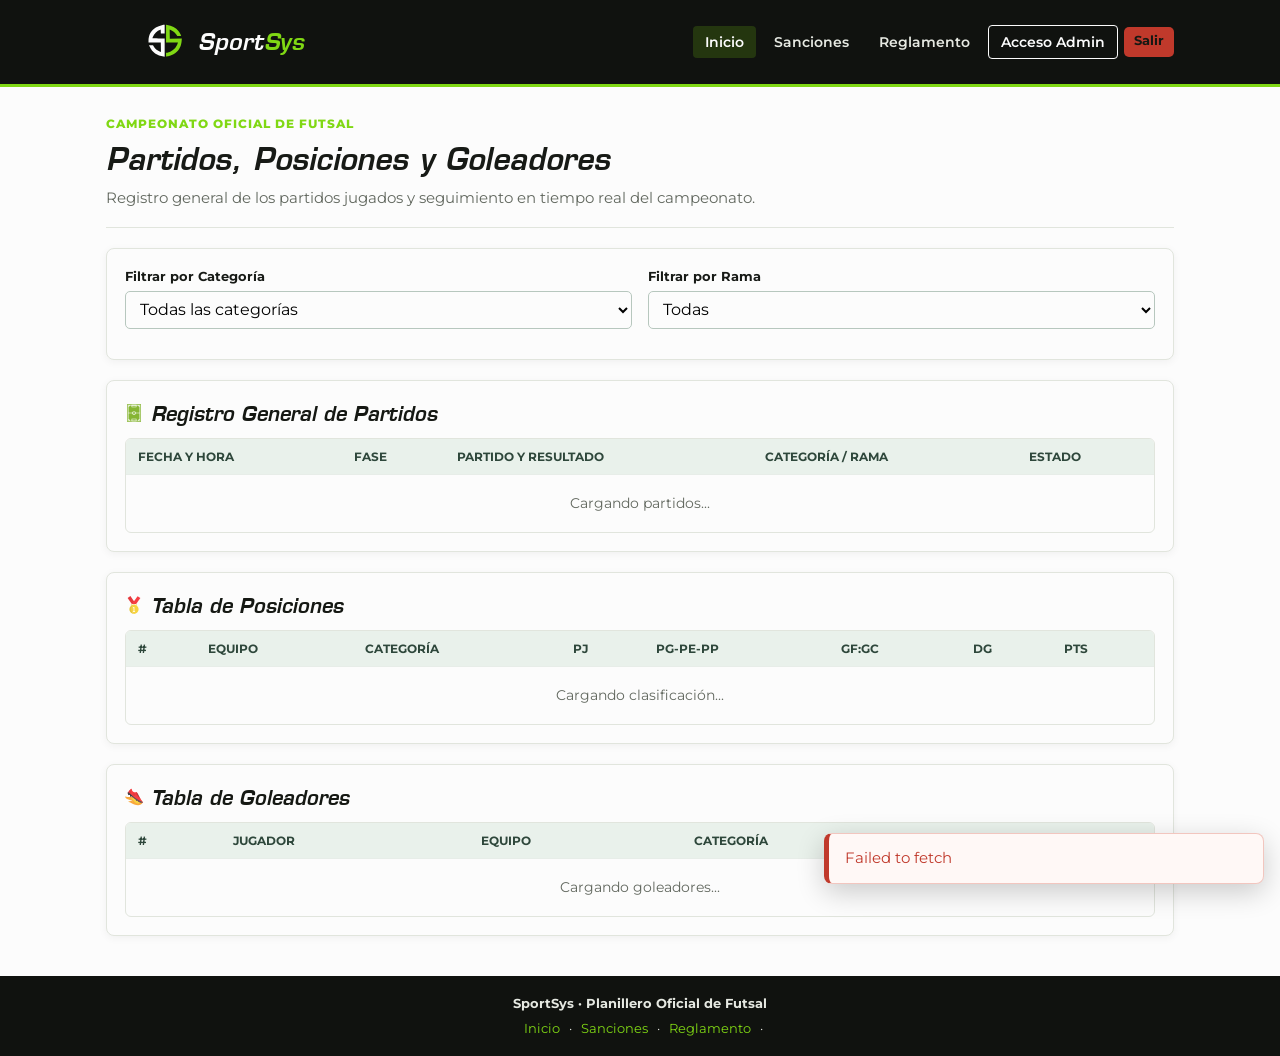
<file: index.html>
<!doctype html>
<html lang="es">

<head>
  <meta charset="UTF-8" />
  <meta name="viewport" content="width=device-width, initial-scale=1.0" />
  <title>SportSys | Planillero de Futsal</title>
  <link rel="stylesheet" href="css/estilos.css" />
</head>

<body>
  <header>
    <div class="header-main">
      <div class="contenedor header-bar">
        <a href="index.html" class="marca">
          <img src="assets/logo-sportsys.svg" alt="SportSys">
          <div class="marca-tit">Sport<span>Sys</span></div>
        </a>
        <nav class="nav-links">
          <a href="index.html" class="activo">Inicio</a>
          <a href="sanciones.html">Sanciones</a>
          <a href="reglamento.html">Reglamento</a>
          <a href="administracion.html" class="admin-link" id="nav-admin" hidden>Mesa de Planilla</a>
          <a href="inicio-sesion.html" class="btn btn-sm btn-out" id="nav-login">Acceso Admin</a>
          <button type="button" class="btn btn-sm btn-red" id="btn-logout" hidden>Salir</button>
        </nav>
      </div>
    </div>
  </header>
  <main class="contenedor">
    <section class="hero">
      <span class="hero-tag">Campeonato Oficial de Futsal</span>
      <h1>Partidos, Posiciones y Goleadores</h1>
      <p>Registro general de los partidos jugados y seguimiento en tiempo real del campeonato.</p>
    </section>

    <div id="aviso-index" class="aviso" hidden></div>

    <div class="panel">
      <div class="grid-2">
        <div class="form-group">
          <label for="filtro-cat">Filtrar por Categoría</label>
          <select id="filtro-cat">
            <option value="">Todas las categorías</option>
          </select>
        </div>
        <div class="form-group">
          <label for="filtro-gen">Filtrar por Rama</label>
          <select id="filtro-gen">
            <option value="">Todas</option>
            <option value="varones">Varones</option>
            <option value="mujeres">Mujeres</option>
          </select>
        </div>
      </div>
    </div>

    <section class="panel">
      <h2 class="panel-title"><img src="assets/soccer-field-470.svg" alt="Cancha"> Registro General de Partidos</h2>
      <div class="tabla-wrap">
        <table class="tabla-partidos">
          <thead>
            <tr>
              <th>Fecha y Hora</th>
              <th>Fase</th>
              <th>Partido y Resultado</th>
              <th>Categoría / Rama</th>
              <th>Estado</th>
            </tr>
          </thead>
          <tbody id="tbody-partidos">
            <tr>
              <td colspan="5" class="empty">Cargando partidos...</td>
            </tr>
          </tbody>
        </table>
      </div>
    </section>

    <section class="panel">
      <h2 class="panel-title"><img src="assets/winner-488.svg" alt="Posiciones"> Tabla de Posiciones</h2>
      <div class="tabla-wrap">
        <table>
          <thead>
            <tr>
              <th>#</th>
              <th>Equipo</th>
              <th>Categoría</th>
              <th>PJ</th>
              <th>PG-PE-PP</th>
              <th>GF:GC</th>
              <th>DG</th>
              <th>Pts</th>
            </tr>
          </thead>
          <tbody id="tbody-posiciones">
            <tr>
              <td colspan="8" class="empty">Cargando clasificación...</td>
            </tr>
          </tbody>
        </table>
      </div>
    </section>

    <section class="panel">
      <h2 class="panel-title"><img src="assets/soccer-shoe-469.svg" alt="Goleadores"> Tabla de Goleadores</h2>
      <div class="tabla-wrap">
        <table>
          <thead>
            <tr>
              <th>#</th>
              <th>Jugador</th>
              <th>Equipo</th>
              <th>Categoría</th>
              <th>Goles</th>
            </tr>
          </thead>
          <tbody id="tbody-goleadores">
            <tr>
              <td colspan="5" class="empty">Cargando goleadores...</td>
            </tr>
          </tbody>
        </table>
      </div>
    </section>
  </main>
  <footer>
    <div class="contenedor">
      <p><strong>SportSys · Planillero Oficial de Futsal</strong></p>
      <p style="margin-top:6px">
        <a href="index.html">Inicio</a> · <a href="sanciones.html">Sanciones</a> · <a href="reglamento.html">Reglamento</a>
        · <a href="administracion.html" id="footer-admin" hidden>Mesa de Planilla</a>
      </p>
    </div>
  </footer>

  <script type="module">
    import { iniciarIndex } from './js/app.js';
    iniciarIndex();
  </script>
</body>

</html>
</file>
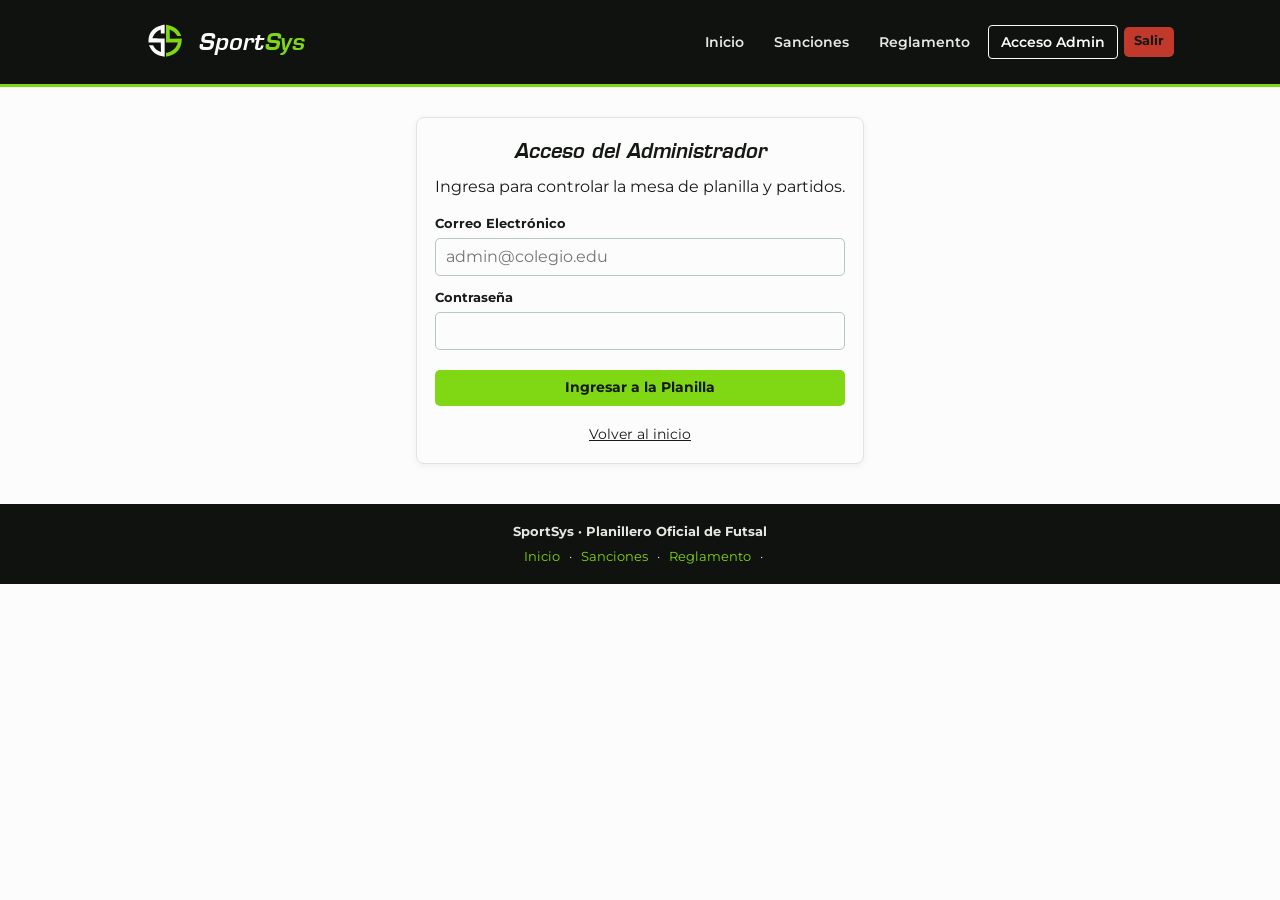
<file: administracion.html>
<!doctype html>
<html lang="es">

<head>
  <meta charset="UTF-8" />
  <meta name="viewport" content="width=device-width, initial-scale=1.0" />
  <title>SportSys | Mesa de Planilla</title>
  <link rel="stylesheet" href="css/estilos.css" />
</head>

<body>
  <header>
    <div class="header-main">
      <div class="contenedor header-bar">
        <a href="index.html" class="marca">
          <img src="assets/logo-sportsys.svg" alt="SportSys">
          <div class="marca-tit">Sport<span>Sys</span></div>
        </a>
        <nav class="nav-links">
          <a href="index.html">Inicio</a>
          <a href="sanciones.html">Sanciones</a>
          <a href="reglamento.html">Reglamento</a>
          <a href="administracion.html" class="admin-link activo" id="nav-admin" hidden>Mesa de Planilla</a>
          <a href="inicio-sesion.html" class="btn btn-sm btn-out" id="nav-login">Acceso Admin</a>
          <button type="button" class="btn btn-sm btn-red" id="btn-logout" hidden>Salir</button>
        </nav>
      </div>
    </div>
  </header>
  <main class="contenedor">
    <section class="hero">
      <span class="hero-tag">Mesa de Control Oficial</span>
      <h1>Planilla y Control Deportivo</h1>
      <p>Control de partidos en vivo, cronómetro de 1° y 2° tiempo, autores de goles, tarjetas y disciplina del campeonato.</p>
    </section>

    <div id="aviso-admin" class="aviso" hidden></div>

    <!-- Pestanas de navegacion -->
    <nav class="tabs">
      <button type="button" class="tab-btn activo" data-tab="sec-planilla">Planilla en Vivo</button>
      <button type="button" class="tab-btn" data-tab="sec-registro">Registro de Partidos</button>
      <button type="button" class="tab-btn" data-tab="sec-equipos">Equipos y Jugadores</button>
    </nav>

    <!-- ================================================================== -->
    <!-- 1. PLANILLA EN VIVO                                                -->
    <!-- ================================================================== -->
    <section id="sec-planilla" class="tab-sec">

      <div id="sin-partido" class="panel">
        <h3>No hay un partido abierto en la planilla</h3>
        <p class="muted">Abre un partido existente desde la pestaña de Registro de Partidos.</p>
        <button type="button" class="btn btn-sm btn-out" id="btn-ir-registro" style="margin-top:10px">Ver Partidos en Registro</button>
      </div>

      <div id="con-partido" class="panel panel-planilla-vivo" hidden>
        <div class="planilla-header">
          <span class="hero-tag">Planilla Oficial de Partido en Vivo</span>
          <small id="meta-partido-texto" style="font-weight:700; color:var(--color-texto-secundario)"></small>
        </div>

        <!-- Marcador Digital Oficial -->
        <div class="marcador">
          <div class="marcador-equipo-lado">
            <span class="marcador-etiqueta-lado">LOCAL</span>
            <span class="marcador-nombre" id="mar-nom-local">Local</span>
            <span class="badge-cap" id="mar-cap-local">(C) Capitán</span>
            <div class="marcador-ajustes" hidden></div>
          </div>
          <div class="marcador-centro">
            <div class="marcador-goles">
              <span id="mar-gol-local">0</span><span class="marcador-separador">:</span><span id="mar-gol-visita">0</span>
            </div>
            <small class="marcador-subtitulo">Goles Oficiales</small>
            <div id="marcador-penales-badge" style="margin-top:4px" hidden>
              <span class="badge-stat-pill" style="background:#fef9e7;color:#7d6608;font-weight:800" id="txt-marcador-penales">Penales: 0 - 0</span>
            </div>
          </div>
          <div class="marcador-equipo-lado">
            <span class="marcador-etiqueta-lado">VISITANTE</span>
            <span class="marcador-nombre" id="mar-nom-visita">Visitante</span>
            <span class="badge-cap" id="mar-cap-visita">(C) Capitán</span>
            <div class="marcador-ajustes" hidden></div>
          </div>
        </div>

        <!-- Cronómetro Oficial de Futsal (15 min reglamentarios + 10 min tiempo extra) -->
        <div class="reloj-box">
          <span class="reloj-tit" id="reloj-periodo">1° TIEMPO</span>
          <div class="reloj-num" id="reloj-num">1:00</div>
          <div class="reloj-controles">
            <button class="btn btn-sm" id="btn-reloj-ini" type="button">Iniciar / Continuar</button>
            <button class="btn btn-sm btn-out" id="btn-reloj-pau" type="button"
              style="color:#fff;border-color:#fff">Pausar</button>
            <button class="btn btn-sm btn-out" id="btn-reloj-2t" type="button"
              style="color:var(--color-lima);border-color:var(--color-lima)">2do Tiempo (15:00)</button>
            <button class="btn btn-sm btn-out" id="btn-reloj-extra" type="button"
              style="color:#5dade2;border-color:#5dade2" title="Jugar 10 minutos de tiempo extra en caso de empate">Tiempo Extra (10:00)</button>
            <button class="btn btn-sm btn-out" id="btn-toggle-penales" type="button"
              style="color:#f1c40f;border-color:#f1c40f" title="Definición por 5 tiros de penal por equipo">Tanda de Penales (5 tiros)</button>
            <button class="btn btn-sm btn-red" id="btn-reloj-fin" type="button">Finalizar Partido</button>
          </div>
        </div>

        <div class="panel panel-pagos-arbitraje">
          <h3>Pago de arbitraje</h3>
          <div class="grid-2">
            <label class="pago-equipo">
              <span id="pago-arbitraje-nombre-local">Equipo local</span>
              <span><input type="checkbox" id="chk-arbitraje-local"> Pagó el arbitraje</span>
            </label>
            <label class="pago-equipo">
              <span id="pago-arbitraje-nombre-visita">Equipo visitante</span>
              <span><input type="checkbox" id="chk-arbitraje-visita"> Pagó el arbitraje</span>
            </label>
          </div>
        </div>

        <!-- Definición por Tanda de Penales (5 tiros por equipo en caso de empate) -->
        <div id="panel-penales" class="panel panel-penales" hidden>
          <div class="penales-header">
            <div>
              <span class="badge-penales">DESEMPATE OFICIAL</span>
              <h3 style="margin:4px 0 0 0">Tanda de Penales (5 Tiros por Equipo)</h3>
              <small class="muted">Registra los tiros reglamentarios para cada equipo. Si persiste el empate se continúa tiro a tiro.</small>
            </div>
            <div class="penales-marcador-global">
              <span id="penales-score-local">0</span> - <span id="penales-score-visita">0</span>
            </div>
          </div>

          <div class="grid-2" style="margin-top:14px">
            <!-- Penales Local -->
            <div class="panel-tiros-equipo">
              <div class="tiros-equipo-header">
                <strong>Local: <span id="penales-nom-local">Local</span></strong>
                <span class="badge-tiros-total" id="penales-total-local">0 goles</span>
              </div>
              <div class="tiros-indicadores" id="indicadores-penales-local"></div>
              <div class="tiros-botones">
                <button type="button" class="btn btn-sm btn-verde" id="btn-penal-local-gol">+ Gol de Penal</button>
                <button type="button" class="btn btn-sm btn-rojo" id="btn-penal-local-fallo">+ Penal Fallado</button>
              </div>
            </div>

            <!-- Penales Visitante -->
            <div class="panel-tiros-equipo">
              <div class="tiros-equipo-header">
                <strong>Visitante: <span id="penales-nom-visita">Visitante</span></strong>
                <span class="badge-tiros-total" id="penales-total-visita">0 goles</span>
              </div>
              <div class="tiros-indicadores" id="indicadores-penales-visita"></div>
              <div class="tiros-botones">
                <button type="button" class="btn btn-sm btn-verde" id="btn-penal-visita-gol">+ Gol de Penal</button>
                <button type="button" class="btn btn-sm btn-rojo" id="btn-penal-visita-fallo">+ Penal Fallado</button>
              </div>
            </div>
          </div>

          <div class="penales-acciones-pie">
            <span id="penales-estado-texto" style="font-weight:700; color:var(--color-verde)">Tanda de Penales lista (5 tiros por equipo)</span>
            <div style="display:flex; gap:8px">
              <button type="button" class="btn btn-sm btn-out" id="btn-penal-deshacer">Deshacer Último Tiro</button>
              <button type="button" class="btn btn-sm btn-out" id="btn-penal-reiniciar">Reiniciar Tanda</button>
            </div>
          </div>
        </div>

        <!-- Registro de Incidencias en Cancha: Separado por Equipo (CERO ERRORES DE EQUIPO) -->
        <div class="grid-2" style="margin-top:14px">
          <!-- ── Panel Incidencias: Equipo Local ── -->
          <div class="panel panel-incidencia panel-lado-local">
            <div class="panel-lado-header">
              <span class="badge-lado local">LOCAL</span>
              <h3 id="panel-nom-local" style="margin:0;font-size:1.1rem">Equipo Local</h3>
            </div>
            <p class="muted" style="font-size:0.8rem; margin:6px 0 10px 0">Anotar gol o amonestación a este equipo:</p>
            <div class="form-group">
              <label for="s-jugador-local">Jugador del Plantel Local:</label>
              <select id="s-jugador-local" class="select-jugador">
                <option value="">Gol de Equipo / Sin dorsal asignado</option>
              </select>
            </div>
            <div class="incidencia-acciones">
              <button type="button" class="btn btn-incidencia btn-inc-gol" id="btn-inc-gol-local">
                + Anotar Gol Local
              </button>
              <div class="incidencia-tarjetas">
                <button type="button" class="btn btn-sm btn-amarillo" id="btn-inc-amarilla-local" title="Tarjeta Amarilla (Requiere seleccionar jugador)">
                  + Tarjeta Amarilla
                </button>
                <button type="button" class="btn btn-sm btn-rojo" id="btn-inc-roja-local" title="Tarjeta Roja (Requiere seleccionar jugador)">
                  + Tarjeta Roja
                </button>
              </div>
            </div>
          </div>

          <!-- ── Panel Incidencias: Equipo Visitante ── -->
          <div class="panel panel-incidencia panel-lado-visita">
            <div class="panel-lado-header">
              <span class="badge-lado visita">VISITANTE</span>
              <h3 id="panel-nom-visita" style="margin:0;font-size:1.1rem">Equipo Visitante</h3>
            </div>
            <p class="muted" style="font-size:0.8rem; margin:6px 0 10px 0">Anotar gol o amonestación a este equipo:</p>
            <div class="form-group">
              <label for="s-jugador-visita">Jugador del Plantel Visitante:</label>
              <select id="s-jugador-visita" class="select-jugador">
                <option value="">Gol de Equipo / Sin dorsal asignado</option>
              </select>
            </div>
            <div class="incidencia-acciones">
              <button type="button" class="btn btn-incidencia btn-inc-gol" id="btn-inc-gol-visita">
                + Anotar Gol Visitante
              </button>
              <div class="incidencia-tarjetas">
                <button type="button" class="btn btn-sm btn-amarillo" id="btn-inc-amarilla-visita" title="Tarjeta Amarilla (Requiere seleccionar jugador)">
                  + Tarjeta Amarilla
                </button>
                <button type="button" class="btn btn-sm btn-rojo" id="btn-inc-roja-visita" title="Tarjeta Roja (Requiere seleccionar jugador)">
                  + Tarjeta Roja
                </button>
              </div>
            </div>
          </div>
        </div>

        <!-- ── Timeline / Lista de Incidencias Oficiales ── -->
        <div class="panel" style="margin-top:16px">
          <div style="display:flex; justify-content:space-between; align-items:center; margin-bottom:10px; flex-wrap:wrap; gap:8px">
            <div>
              <h3 style="margin:0">Incidencias y Registro en Acta</h3>
              <small class="muted" id="resumen-incidencias-texto">Goles y sanciones registradas en este partido</small>
            </div>
            <div id="stats-partido-badges" style="display:flex; gap:6px; flex-wrap:wrap"></div>
          </div>
          <ul class="lista-eventos" id="lista-eventos-planilla">
            <li class="empty">Sin incidencias registradas en este partido.</li>
          </ul>
        </div>
      </div>
    </section>

    <!-- ================================================================== -->
    <!-- 2. PROGRAMACIÓN Y REGISTRO DE PARTIDOS                             -->
    <!-- ================================================================== -->
    <section id="sec-registro" class="tab-sec" hidden>
      <div class="panel panel-programar">
        <div class="programar-header">
          <h2>Programar Nuevo Partido</h2>
          <small class="muted">Desde aquí programa, edita o posterga los partidos del campeonato</small>
        </div>
        <form id="form-partido">
          <div class="grid-2">
            <div class="form-group">
              <label for="partido-fase">Fase o Fecha</label>
              <input id="partido-fase" placeholder="Ej. Fecha 1, Semifinal" required />
            </div>
            <div class="form-group">
              <label for="partido-fecha">Fecha y Hora</label>
              <input id="partido-fecha" type="datetime-local" required />
            </div>
            <div class="form-group">
              <label for="partido-categoria">Categoría</label>
              <select id="partido-categoria" required>
                <option value="">Seleccionar categoría</option>
                <option value="1ro a 3ro">1ro a 3ro</option>
                <option value="4to a 6to">4to a 6to</option>
              </select>
            </div>
          </div>
          <div class="grid-2">
            <div>
              <div class="form-group">
                <label for="s-partido-local">Equipo Local</label>
                <select id="s-partido-local" required disabled></select>
              </div>
              <div class="form-group">
                <label for="s-cap-local">Capitán Local</label>
                <select id="s-cap-local"><option value="">Sin designar</option></select>
              </div>
              <div id="plantel-local" class="plantel-contenedor"></div>
            </div>
            <div>
              <div class="form-group">
                <label for="s-partido-visita">Equipo Visitante</label>
                <select id="s-partido-visita" required disabled></select>
              </div>
              <div class="form-group">
                <label for="s-cap-visita">Capitán Visitante</label>
                <select id="s-cap-visita"><option value="">Sin designar</option></select>
              </div>
              <div id="plantel-visita" class="plantel-contenedor"></div>
            </div>
          </div>
          <button class="btn" type="submit" style="margin-top:10px">Guardar y Abrir en Planilla</button>
        </form>
      </div>
      <div class="panel">
        <div
          style="display:flex; justify-content:space-between; align-items:center; margin-bottom:14px; flex-wrap:wrap; gap:8px">
          <h2>Partidos del Campeonato</h2>
          <button type="button" class="btn btn-sm btn-red" id="btn-reiniciar-campeonato"
            title="Borrar partidos disputados para un nuevo torneo">
            Reiniciar Campeonato (Eliminar Partidos)
          </button>
        </div>
        <div id="lista-partidos-admin"></div>
      </div>
    </section>

    <!-- ================================================================== -->
    <!-- 3. EQUIPOS Y JUGADORES                                             -->
    <!-- ================================================================== -->
    <section id="sec-equipos" class="tab-sec" hidden>
      <div class="panel">
        <h2>Registrar Equipo</h2>
        <form id="form-equipo">
          <div class="grid-2">
            <div class="form-group">
              <label for="equipo-nombre">Nombre del Equipo / Curso</label>
              <input id="equipo-nombre" placeholder="Ej. 3ro Secundaria A" required />
            </div>
            <div class="form-group">
              <label for="equipo-categoria">Categoría</label>
              <select id="equipo-categoria" required>
                <option value="1ro a 3ro">1ro a 3ro</option>
                <option value="4to a 6to">4to a 6to</option>
              </select>
            </div>
            <div class="form-group">
              <label for="equipo-genero">Rama</label>
              <select id="equipo-genero">
                <option value="varones">Varones</option>
                <option value="mujeres">Mujeres</option>
              </select>
            </div>
            <label class="pago-equipo">
              <span>Inscripción</span>
              <span><input type="checkbox" id="equipo-inscripcion-pagada"> Pagó la inscripción</span>
            </label>
          </div>
          <button class="btn" type="submit">Guardar Equipo</button>
        </form>
      </div>
      <div class="panel">
        <h2>Equipos Registrados</h2>
        <div id="equipos-registrados" class="equipos-admin-grid"><p class="empty">Cargando equipos...</p></div>
      </div>
    </section>

  </main>
  <footer>
    <div class="contenedor">
      <p><strong>SportSys · Planillero Oficial de Futsal</strong></p>
      <p style="margin-top:6px">
        <a href="index.html">Inicio</a> · <a href="sanciones.html">Sanciones</a> · <a href="reglamento.html">Reglamento</a>
        · <a href="administracion.html" id="footer-admin" hidden>Mesa de Planilla</a>
      </p>
    </div>
  </footer>

  <script type="module">
    import { iniciarAdmin } from './js/app-planilla.js';
    iniciarAdmin();
  </script>
</body>

</html>
</file>
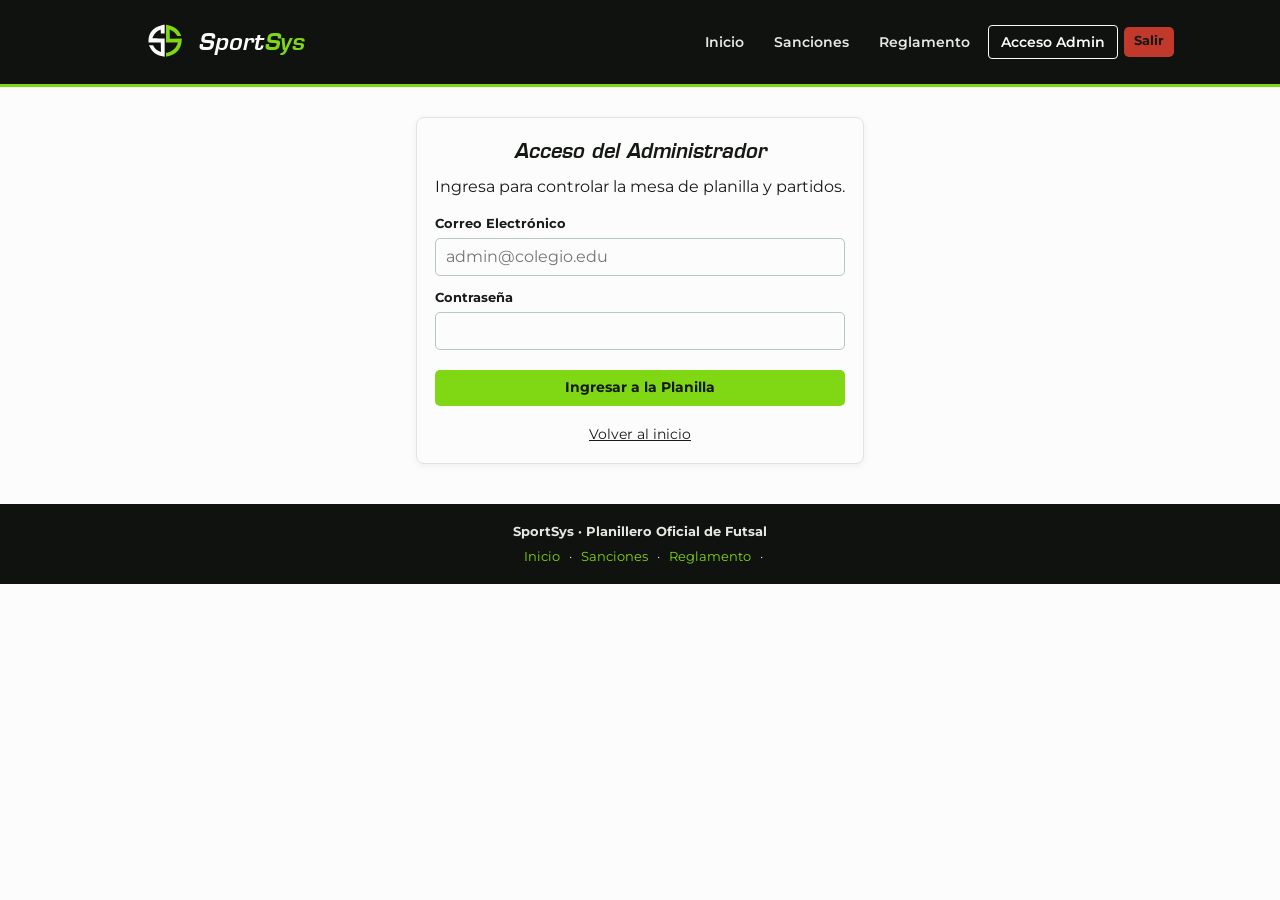
<file: inicio-sesion.html>
<!doctype html>
<html lang="es">
  <head>
    <meta charset="UTF-8" />
    <meta name="viewport" content="width=device-width, initial-scale=1.0" />
    <title>SportSys | Acceso de Administrador</title>
    <link rel="stylesheet" href="css/estilos.css" />
  </head>
  <body>
    <header>
      <div class="header-main">
        <div class="contenedor header-bar">
          <a href="index.html" class="marca">
            <img src="assets/logo-sportsys.svg" alt="SportSys">
            <div class="marca-tit">Sport<span>Sys</span></div>
          </a>
          <nav class="nav-links">
            <a href="index.html">Inicio</a>
            <a href="sanciones.html">Sanciones</a>
            <a href="reglamento.html">Reglamento</a>
            <a href="administracion.html" class="admin-link" id="nav-admin" hidden>Mesa de Planilla</a>
            <a href="inicio-sesion.html" class="btn btn-sm btn-out" id="nav-login">Acceso Admin</a>
            <button type="button" class="btn btn-sm btn-red" id="btn-logout" hidden>Salir</button>
          </nav>
        </div>
      </div>
    </header>
    <main class="contenedor" style="max-width:480px; margin-top:30px">
      <div class="panel">
        <h2 style="text-align:center">Acceso del Administrador</h2>
        <p style="text-align:center; color:var(--muted); margin-bottom:16px">Ingresa para controlar la mesa de planilla y partidos.</p>

        <div id="aviso-login" class="aviso" hidden></div>

        <form id="form-login">
          <div class="form-group">
            <label for="correo">Correo Electrónico</label>
            <input id="correo" type="email" placeholder="admin@colegio.edu" required autocomplete="username" />
          </div>
          <div class="form-group">
            <label for="password">Contraseña</label>
            <input id="password" type="password" required autocomplete="current-password" />
          </div>
          <button class="btn" type="submit" id="btn-login" style="width:100%; margin-top:8px">Ingresar a la Planilla</button>
        </form>

        <p style="text-align:center; margin-top:16px"><a href="index.html" style="color:var(--muted); font-size:.85rem">Volver al inicio</a></p>
      </div>
    </main>
    <footer>
      <div class="contenedor">
        <p><strong>SportSys · Planillero Oficial de Futsal</strong></p>
        <p style="margin-top:6px">
          <a href="index.html">Inicio</a> · <a href="sanciones.html">Sanciones</a> · <a href="reglamento.html">Reglamento</a>
          · <a href="administracion.html" id="footer-admin" hidden>Mesa de Planilla</a>
        </p>
      </div>
    </footer>

    <script type="module">
      import { iniciarSesion } from './js/supabase.js';
      import { avisar, sincronizarNavegacion } from './js/app.js';
      sincronizarNavegacion();

      // Valida las credenciales y muestra el resultado del inicio de sesión.
      document.getElementById('form-login').addEventListener('submit', async (e) => {
        e.preventDefault();
        const btn = document.getElementById('btn-login');
        btn.disabled = true;
        btn.textContent = 'Verificando...';
        try {
          await iniciarSesion(document.getElementById('correo').value, document.getElementById('password').value);
          window.location.href = 'administracion.html';
        } catch (err) {
          avisar('aviso-login', err.message || 'Error al iniciar sesión', true);
          btn.disabled = false;
          btn.textContent = 'Ingresar a la Planilla';
        }
      });
    </script>
  </body>
</html>
</file>
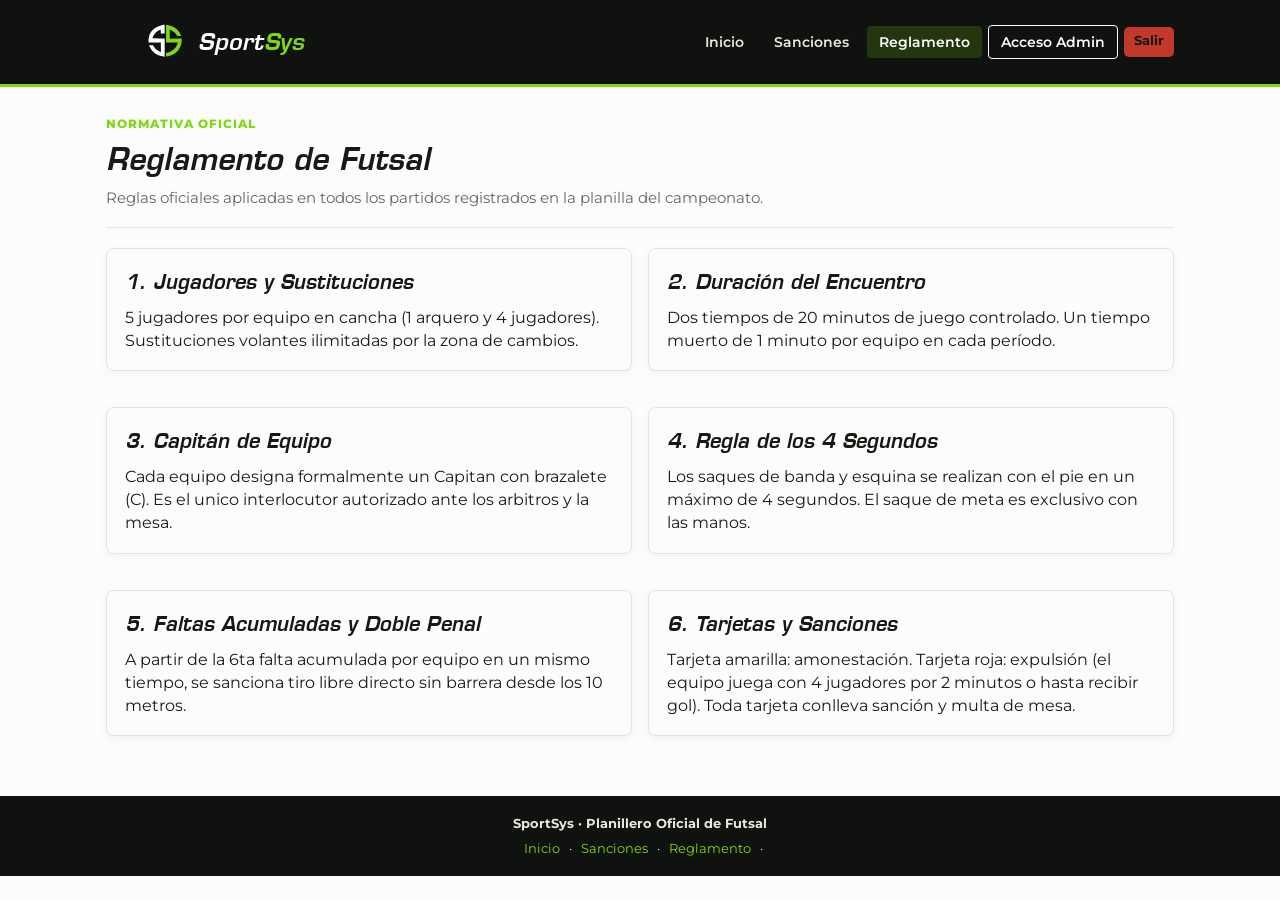
<file: reglamento.html>
<!doctype html>
<html lang="es">
  <head>
    <meta charset="UTF-8" />
    <meta name="viewport" content="width=device-width, initial-scale=1.0" />
    <title>SportSys | Reglamento de Futsal</title>
    <link rel="stylesheet" href="css/estilos.css" />
  </head>
  <body>
    <header>
      <div class="header-main">
        <div class="contenedor header-bar">
          <a href="index.html" class="marca">
            <img src="assets/logo-sportsys.svg" alt="SportSys">
            <div class="marca-tit">Sport<span>Sys</span></div>
          </a>
          <nav class="nav-links">
            <a href="index.html">Inicio</a>
            <a href="sanciones.html">Sanciones</a>
            <a href="reglamento.html" class="activo">Reglamento</a>
            <a href="administracion.html" class="admin-link" id="nav-admin" hidden>Mesa de Planilla</a>
            <a href="inicio-sesion.html" class="btn btn-sm btn-out" id="nav-login">Acceso Admin</a>
            <button type="button" class="btn btn-sm btn-red" id="btn-logout" hidden>Salir</button>
          </nav>
        </div>
      </div>
    </header>
    <main class="contenedor">
      <section class="hero">
        <span class="hero-tag">Normativa Oficial</span>
        <h1>Reglamento de Futsal</h1>
        <p>Reglas oficiales aplicadas en todos los partidos registrados en la planilla del campeonato.</p>
      </section>

      <div class="grid-2">
        <div class="panel">
          <h3>1. Jugadores y Sustituciones</h3>
          <p class="muted">5 jugadores por equipo en cancha (1 arquero y 4 jugadores). Sustituciones volantes ilimitadas por la zona de cambios.</p>
        </div>
        <div class="panel">
          <h3>2. Duración del Encuentro</h3>
          <p class="muted">Dos tiempos de 20 minutos de juego controlado. Un tiempo muerto de 1 minuto por equipo en cada período.</p>
        </div>
        <div class="panel">
          <h3>3. Capitán de Equipo</h3>
          <p class="muted">Cada equipo designa formalmente un Capitan con brazalete (C). Es el unico interlocutor autorizado ante los arbitros y la mesa.</p>
        </div>
        <div class="panel">
          <h3>4. Regla de los 4 Segundos</h3>
          <p class="muted">Los saques de banda y esquina se realizan con el pie en un máximo de 4 segundos. El saque de meta es exclusivo con las manos.</p>
        </div>
        <div class="panel">
          <h3>5. Faltas Acumuladas y Doble Penal</h3>
          <p class="muted">A partir de la 6ta falta acumulada por equipo en un mismo tiempo, se sanciona tiro libre directo sin barrera desde los 10 metros.</p>
        </div>
        <div class="panel">
          <h3>6. Tarjetas y Sanciones</h3>
          <p class="muted">Tarjeta amarilla: amonestación. Tarjeta roja: expulsión (el equipo juega con 4 jugadores por 2 minutos o hasta recibir gol). Toda tarjeta conlleva sanción y multa de mesa.</p>
        </div>
      </div>
    </main>
    <footer>
      <div class="contenedor">
        <p><strong>SportSys · Planillero Oficial de Futsal</strong></p>
        <p style="margin-top:6px">
          <a href="index.html">Inicio</a> · <a href="sanciones.html">Sanciones</a> · <a href="reglamento.html">Reglamento</a>
          · <a href="administracion.html" id="footer-admin" hidden>Mesa de Planilla</a>
        </p>
      </div>
    </footer>

    <script type="module">
      import { sincronizarNavegacion } from './js/app.js';
      sincronizarNavegacion();
    </script>
  </body>
</html>
</file>
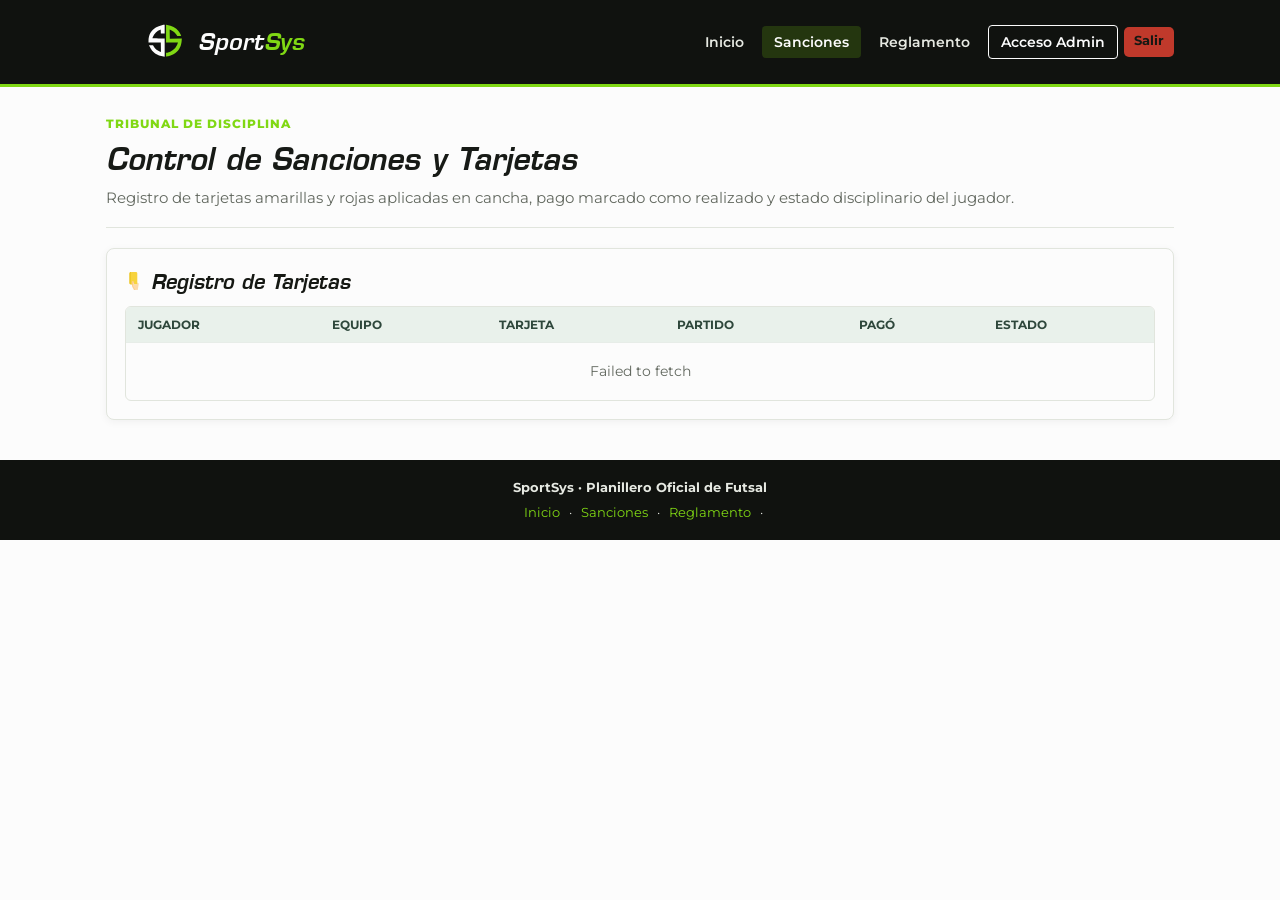
<file: sanciones.html>
<!doctype html>
<html lang="es">
  <head>
    <meta charset="UTF-8" />
    <meta name="viewport" content="width=device-width, initial-scale=1.0" />
    <title>SportSys | Sanciones y Disciplina</title>
    <link rel="stylesheet" href="css/estilos.css" />
  </head>

  <body>
    <header>
      <div class="header-main">
        <div class="contenedor header-bar">
          <a href="index.html" class="marca">
            <img src="assets/logo-sportsys.svg" alt="SportSys">
            <div class="marca-tit">Sport<span>Sys</span></div>
          </a>
          <nav class="nav-links">
            <a href="index.html">Inicio</a>
            <a href="sanciones.html" class="activo">Sanciones</a>
            <a href="reglamento.html">Reglamento</a>
            <a href="administracion.html" class="admin-link" id="nav-admin" hidden>Mesa de Planilla</a>
            <a href="inicio-sesion.html" class="btn btn-sm btn-out" id="nav-login">Acceso Admin</a>
            <button type="button" class="btn btn-sm btn-red" id="btn-logout" hidden>Salir</button>
          </nav>
        </div>
      </div>
    </header>
    <main class="contenedor">
      <section class="hero">
        <span class="hero-tag">Tribunal de Disciplina</span>
        <h1>Control de Sanciones y Tarjetas</h1>
        <p>Registro de tarjetas amarillas y rojas aplicadas en cancha, pago marcado como realizado y estado disciplinario del jugador.</p>
      </section>

      <div class="panel">
        <h2 class="panel-title"><img src="assets/yellow-card-489.svg" alt="Tarjetas"> Registro de Tarjetas</h2>
        <div class="tabla-wrap">
          <table>
            <thead>
              <tr>
                <th>Jugador</th>
                <th>Equipo</th>
                <th>Tarjeta</th>
                <th>Partido</th>
                <th>Pagó</th>
                <th>Estado</th>
                <th id="th-admin-sanciones" hidden>Acciones de Mesa</th>
              </tr>
            </thead>
            <tbody id="tbody-sanciones"><tr><td colspan="7" class="empty">Cargando sanciones...</td></tr></tbody>
          </table>
        </div>
      </div>
    </main>
    <footer>
      <div class="contenedor">
        <p><strong>SportSys · Planillero Oficial de Futsal</strong></p>
        <p style="margin-top:6px">
          <a href="index.html">Inicio</a> · <a href="sanciones.html">Sanciones</a> · <a href="reglamento.html">Reglamento</a>
          · <a href="administracion.html" id="footer-admin" hidden>Mesa de Planilla</a>
        </p>
      </div>
    </footer>

    <script type="module">
      import { iniciarSanciones } from './js/app.js';
      iniciarSanciones();
    </script>
  </body>
</html>
</file>
<file: css/estilos.css>
@import url('https://fonts.googleapis.com/css2?family=Montserrat:wght@400;500;600;700;800&display=swap');

    @font-face {
      font-family: "Eurostile SportSys";
      src: url("../assets/Eurostile%20LT%20Bold%20Italic.ttf") format("truetype");
      font-style: italic;
      font-weight: 700;
      font-display: swap;
    }

    :root {
      /* Tipografia y textos */
      --font-principal: "Eurostile SportSys", "Arial Black", "Trebuchet MS", Arial, sans-serif;
      --font-terciaria: "Montserrat", "Segoe UI", Tahoma, Geneva, Verdana, sans-serif;
      --color-texto: #171a16;
      --color-texto-secundario: #62685f;

      /* Fondos y superficies */
      --color-fondo: #fcfcfc;
      --color-blanco: #fcfcfc;

      /* Identidad deportiva institucional */
      --color-verde: #80d814;
      --color-verde-oscuro: #151813;
      --color-lima: #80d814;

      /* Separadores y bordes */
      --color-borde: #e1e5dd;

      /* Alertas, tarjetas y estados */
      --color-rojo: #c0392b;
      --color-amarillo: #f1c40f;

      /* Elevaciones */
      --sombra-suave: 0 2px 8px rgba(0, 0, 0, 0.05);
    }

    /* --------------------------------------------------------------------------
    2. REINICIO Y ESTILOS BASE DEL DOCUMENTO
    -------------------------------------------------------------------------- */
    *,
    *::before,
    *::after {
      box-sizing: border-box;
      margin: 0;
      padding: 0;
    }

    body {
      font-family: var(--font-terciaria);
      background-color: var(--color-fondo);
      color: var(--color-texto);
      line-height: 1.45;
    }

    h1,
    h2,
    h3 {
      font-family: var(--font-principal);
      font-style: italic;
      font-weight: 700;
    }

    .asset-showcase {
      display: flex;
      flex-wrap: wrap;
      gap: 10px;
      margin-top: 12px;
    }

    .asset-badge {
      display: inline-flex;
      align-items: center;
      justify-content: center;
      width: 52px;
      height: 52px;
      border-radius: 14px;
      background: linear-gradient(180deg, rgba(128, 216, 20, 0.14), rgba(255,255,255,0.7));
      border: 1px solid rgba(128, 216, 20, 0.32);
      box-shadow: var(--sombra-suave);
    }

    .asset-badge img {
      width: 28px;
      height: 28px;
      object-fit: contain;
      filter: drop-shadow(0 2px 4px rgba(0, 0, 0, 0.15));
    }

    .isologo-bth {
      width: 88px;
      height: auto;
      border-radius: 12px;
      background: rgba(255,255,255,0.75);
      border: 1px solid rgba(128, 216, 20, 0.25);
      padding: 6px;
    }

    /* --------------------------------------------------------------------------
    3. CONTENEDORES Y ESTRUCTURA GENERAL
    -------------------------------------------------------------------------- */
    .contenedor {
      max-width: 1100px;
      margin: 0 auto;
      padding: 0 16px;
    }

    /* --------------------------------------------------------------------------
    4. ENCABEZADO Y NAVEGACION
    -------------------------------------------------------------------------- */
    .header-main {
      background-color: #10120f;
      color: var(--color-blanco);
      border-bottom: 3px solid var(--color-verde);
      padding: 8px 0;
    }

    .header-bar {
      display: flex;
      justify-content: space-between;
      align-items: center;
      flex-wrap: wrap;
      gap: 10px;
      min-height: 52px;
    }

    .marca {
      display: flex;
      align-items: center;
      gap: 4px;
      text-decoration: none;
      color: var(--color-blanco);
    }

    .marca img {
      display: block;
      width: 120px;
      height: auto;
    }

    .marca-tit {
      display: block;
      margin-left: -32px;
      font-family: "Eurostile SportSys", "Arial Black", "Trebuchet MS", Arial, sans-serif;
      font-size: 1.45rem;
      font-weight: 800;
      font-style: italic;
      letter-spacing: 0.5px;
    }

    .marca-tit span {
      color: var(--color-verde);
    }

    .nav-links {
      display: flex;
      gap: 6px;
      align-items: center;
      flex-wrap: wrap;
    }

    .nav-links a {
      color: #e6e9e2;
      text-decoration: none;
      padding: 6px 12px;
      border-radius: 4px;
      font-size: 0.88rem;
      font-weight: 600;
      transition: background-color 0.15s ease, color 0.15s ease;
    }

    .nav-links a:hover,
    .nav-links a.activo {
      background-color: rgba(128, 216, 20, 0.18);
      color: var(--color-blanco);
    }

    .nav-links .admin-link {
      background-color: var(--color-verde);
      border: 1px solid var(--color-verde);
      color: #151813;
    }

    /* --------------------------------------------------------------------------
    5. SECCIONES PRINCIPALES (HERO Y PANELES)
    -------------------------------------------------------------------------- */
    .hero {
      padding: 24px 0 18px;
      border-bottom: 1px solid var(--color-borde);
      margin-bottom: 20px;
    }

    .hero-tag {
      font-size: 0.75rem;
      text-transform: uppercase;
      font-weight: 800;
      color: var(--color-verde);
      letter-spacing: 1px;
    }

    .hero h1 {
      font-size: 1.85rem;
      margin: 4px 0 6px;
    }

    .hero p {
      color: var(--color-texto-secundario);
      font-size: 0.95rem;
    }

    .panel {
      background-color: var(--color-blanco);
      border: 1px solid var(--color-borde);
      border-radius: 8px;
      padding: 18px;
      margin-bottom: 20px;
      box-shadow: var(--sombra-suave);
    }

    .panel h2,
    .panel h3 {
      margin-bottom: 10px;
      color: var(--color-verde-oscuro);
      font-size: 1.25rem;
    }

    .panel-title {
      display: inline-flex;
      align-items: center;
      gap: 8px;
      margin-bottom: 10px;
      color: var(--color-verde-oscuro);
      font-size: 1.25rem;
    }

    .panel-title img,
    .panel-title .asset-inline {
      width: 18px;
      height: 18px;
      object-fit: contain;
      flex-shrink: 0;
    }

    .grid-2 {
      display: grid;
      grid-template-columns: 1fr 1fr;
      gap: 16px;
    }

    .panel-pagos-arbitraje,
    .pago-equipo {
      display: flex;
      align-items: center;
      justify-content: space-between;
      gap: 10px;
      flex-wrap: wrap;
      padding: 12px;
      border: 1px solid var(--color-borde);
      border-radius: 8px;
      font-weight: 700;
    }

    .pago-equipo span:last-child {
      display: inline-flex;
      align-items: center;
      gap: 6px;
    }

    .equipos-admin-grid {
      display: grid;
      grid-template-columns: repeat(auto-fill, minmax(260px, 1fr));
      align-items: start;
      gap: 10px;
    }

    .equipo-admin-card {
      min-width: 0;
      padding: 12px;
      border: 1px solid var(--color-borde);
      border-radius: 8px;
      background: #fbfcfa;
    }

    .equipo-admin-header {
      display: flex;
      align-items: center;
      justify-content: space-between;
      gap: 10px;
      flex-wrap: wrap;
      margin-bottom: 8px;
    }

    .equipo-admin-header small {
      display: block;
      color: var(--color-texto-secundario);
    }

    .equipo-admin-integrantes {
      display: grid;
      gap: 4px;
      list-style: none;
      margin: 8px 0;
      max-height: 170px;
      overflow-y: auto;
    }

    .equipo-admin-integrantes li {
      display: flex;
      align-items: center;
      justify-content: space-between;
      gap: 8px;
      min-width: 0;
      font-size: 0.88rem;
    }

    .equipo-admin-integrantes li span {
      overflow-wrap: anywhere;
    }

    .equipo-admin-integrantes .btn {
      flex-shrink: 0;
      min-height: 28px;
      padding: 3px 9px;
    }

    .equipo-agregar-jugador summary {
      color: var(--color-verde);
      cursor: pointer;
      font-size: 0.86rem;
      font-weight: 700;
    }

    .equipo-eliminar {
      margin-top: 10px;
    }

    .jugador-rapido-form {
      display: grid;
      grid-template-columns: minmax(0, 1fr) 72px auto;
      gap: 6px;
      margin-top: 8px;
    }

    .jugador-rapido-form input {
      width: 100%;
      min-width: 0;
      min-height: 32px;
      padding: 4px 7px;
      border: 1px solid #b7c7be;
      border-radius: 5px;
      font: inherit;
      font-size: 0.84rem;
    }

    .jugador-rapido-form .btn {
      min-height: 32px;
      padding: 4px 8px;
      font-size: 0.82rem;
    }

    .grid-3 {
      display: grid;
      grid-template-columns: repeat(3, 1fr);
      gap: 12px;
      margin-bottom: 20px;
    }

    .stat-card {
      background-color: var(--color-blanco);
      border: 1px solid var(--color-borde);
      border-radius: 6px;
      padding: 14px;
      text-align: center;
    }

    .stat-num {
      font-size: 1.7rem;
      font-weight: 800;
      color: var(--color-verde);
      display: block;
    }

    .stat-lbl {
      font-size: 0.8rem;
      color: var(--color-texto-secundario);
      text-transform: uppercase;
    }

    /* --------------------------------------------------------------------------
    6. FORMULARIOS Y CAMPOS DE ENTRADA
    -------------------------------------------------------------------------- */
    .form-group {
      display: grid;
      gap: 5px;
      margin-bottom: 12px;
    }

    .form-group label {
      font-size: 0.82rem;
      font-weight: 700;
    }

    .form-group input,
    .form-group select {
      width: 100%;
      min-height: 38px;
      padding: 6px 10px;
      border: 1px solid #b7c7be;
      border-radius: 5px;
      font: inherit;
      background-color: var(--color-blanco);
    }

    .form-group input:focus,
    .form-group select:focus {
      outline: 2px solid var(--color-verde);
    }

    /* --------------------------------------------------------------------------
    7. BOTONES E INTERACTIVOS
    -------------------------------------------------------------------------- */
    .btn {
      display: inline-flex;
      justify-content: center;
      align-items: center;
      gap: 6px;
      min-height: 36px;
      padding: 6px 14px;
      border: 0;
      border-radius: 5px;
      background-color: var(--color-verde);
      color: #151813;
      font: inherit;
      font-size: 0.86rem;
      font-weight: 700;
      cursor: pointer;
      text-decoration: none;
      transition: background-color 0.15s ease, color 0.15s ease, border-color 0.15s ease, transform 0.15s ease;
    }

    .btn:hover:not(:disabled) {
      background-color: var(--color-verde-oscuro);
      color: var(--color-blanco);
      transform: translateY(-1px);
    }

    .btn-sm {
      min-height: 30px;
      padding: 4px 10px;
      font-size: 0.8rem;
    }

    .btn-out {
      background-color: transparent;
      border: 1px solid var(--color-verde);
      color: var(--color-verde);
    }

    .btn-out:hover {
      background-color: var(--color-verde);
      border-color: var(--color-verde);
      color: #151813;
    }

    .header-main .nav-links .btn-out {
      color: var(--color-blanco);
      border-color: var(--color-blanco);
    }

    .header-main .nav-links .btn-out:hover {
      background-color: var(--color-verde);
      border-color: var(--color-verde);
      color: #151813;
    }

    .btn-red {
      background-color: var(--color-rojo);
    }

    .btn-red:hover {
      background-color: #962d22;
    }

    /* --------------------------------------------------------------------------
    8. TABLAS DE DATOS
    -------------------------------------------------------------------------- */
    .tabla-wrap {
      overflow-x: auto;
      -webkit-overflow-scrolling: touch;
      background-color: var(--color-blanco);
      border: 1px solid var(--color-borde);
      border-radius: 6px;
    }

    table {
      width: 100%;
      border-collapse: collapse;
      table-layout: auto;
      font-size: 0.88rem;
      text-align: left;
    }

    th,
    td {
      padding: 9px 12px;
      border-bottom: 1px solid #e7ede8;
      vertical-align: middle;
      white-space: nowrap;
    }

    th {
      background-color: #e9f1eb;
      font-size: 0.76rem;
      text-transform: uppercase;
      color: #2e473b;
      text-align: left;
    }

    tbody tr:nth-child(even) {
      background-color: #fbfcfa;
    }

    tbody tr:hover {
      background-color: #f1f7f2;
    }

    tr:last-child td {
      border-bottom: 0;
    }

    .resultado-partido {
      display: inline-flex;
      align-items: center;
      flex-wrap: wrap;
      gap: 5px;
    }

    .resultado-partido strong {
      color: var(--color-verde-oscuro);
      white-space: nowrap;
    }

    .asset-inline {
      display: inline-block;
      width: 18px;
      height: 18px;
      object-fit: contain;
      vertical-align: middle;
      flex-shrink: 0;
    }

    .mini-asset {
      width: 14px;
      height: 14px;
      margin-right: 4px;
    }

    .goal-row-icon {
      width: 15px;
      height: 15px;
      margin-right: 4px;
    }

    .event-icon {
      width: 18px;
      height: 18px;
    }

    .resultado-penales,
    .registro-penales {
      display: block;
      color: #7d6608;
      font-weight: 800;
    }

    .registro-partido {
      display: flex;
      justify-content: space-between;
      align-items: center;
      gap: 14px;
      padding: 14px 0;
      border-bottom: 1px solid var(--color-borde);
    }

    .registro-partido:last-child {
      border-bottom: 0;
    }

    .registro-partido-info {
      display: grid;
      min-width: 0;
      gap: 4px;
    }

    .registro-partido-marcador {
      display: flex;
      flex-wrap: wrap;
      align-items: center;
      gap: 8px;
    }

    .registro-partido-marcador span {
      color: var(--color-verde-oscuro);
      font-size: 1.1rem;
      white-space: nowrap;
    }

    .registro-partido-meta {
      color: var(--color-texto-secundario);
    }

    .registro-pagos-arbitraje {
      display: block;
      color: var(--color-texto-secundario);
      margin-top: 4px;
    }

    .registro-partido-acciones {
      display: flex;
      flex-wrap: wrap;
      justify-content: flex-end;
      align-items: center;
      gap: 6px;
      flex-shrink: 0;
    }

    .empty {
      text-align: center;
      color: var(--color-texto-secundario);
      padding: 18px;
    }

    /* --------------------------------------------------------------------------
    9. ETIQUETAS, BADGES Y AMONESTACIONES
    -------------------------------------------------------------------------- */
    .tag {
      display: inline-block;
      padding: 3px 8px;
      border-radius: 4px;
      font-size: 0.75rem;
      font-weight: 700;
      text-transform: uppercase;
    }

    .tag-prog {
      background-color: #fef5d1;
      color: #7d6608;
    }

    .tag-juego {
      background-color: #d4efdf;
      color: #196f3d;
    }

    .tag-fin {
      background-color: #eaeded;
      color: #5d6d7e;
    }

    .tag-desc {
      background-color: #d6eaf8;
      color: #21618c;
    }

    .badge-tarj {
      display: inline-block;
      width: 14px;
      height: 18px;
      border-radius: 2px;
      vertical-align: middle;
    }

    .badge-tarj.amarilla {
      background-color: var(--color-amarillo);
      border: 1px solid #d4ac0d;
    }

    .badge-tarj.roja {
      background-color: var(--color-rojo);
      border: 1px solid #962d22;
    }

    .badge-cap {
      background-color: #fdf3d8;
      color: #8d6b05;
      border: 1px solid #f9e79f;
      padding: 2px 6px;
      border-radius: 3px;
      font-size: 0.72rem;
      font-weight: 800;
    }

    .badge-stat-pill {
      display: inline-flex;
      align-items: center;
      gap: 6px;
      padding: 5px 8px;
      border-radius: 999px;
      font-size: 0.72rem;
      font-weight: 700;
      border: 1px solid rgba(128, 216, 20, 0.25);
      background-color: #eefaf1;
      color: #1a4726;
    }

    .badge-stat-pill img {
      display: inline-block;
      width: 14px;
      height: 14px;
      object-fit: contain;
    }

    /* --------------------------------------------------------------------------
    10. PLANILLA EN VIVO, MARCADOR Y CRONOMETRO
    -------------------------------------------------------------------------- */
    .marcador {
      display: grid;
      grid-template-columns: 1fr auto 1fr;
      align-items: center;
      gap: 12px;
      text-align: center;
      background-color: #0f241c;
      color: var(--color-blanco);
      padding: 18px;
      border-radius: 8px;
      margin: 14px 0;
    }

    .marcador-nombre {
      font-size: 1.3rem;
      font-weight: 800;
      display: block;
    }

    .marcador-goles {
      font-size: 3rem;
      font-weight: 900;
      color: var(--color-lima);
      font-family: ui-monospace, Consolas, monospace;
    }

    .reloj-box {
      background-color: #132a21;
      border-radius: 6px;
      padding: 14px;
      text-align: center;
      margin-bottom: 16px;
      border-top: 2px solid #235442;
    }

    .reloj-num {
      font-size: 2.6rem;
      font-weight: 800;
      color: var(--color-lima);
      font-family: ui-monospace, Consolas, monospace;
      letter-spacing: 2px;
    }

    .reloj-tit {
      font-size: 0.85rem;
      color: #ffffff;
      text-transform: uppercase;
      font-weight: 700;
      display: block;
      margin-bottom: 4px;
    }

    .lista-eventos {
      list-style: none;
    }

    .lista-eventos li {
      display: flex;
      justify-content: space-between;
      align-items: center;
      padding: 8px 0;
      border-bottom: 1px solid var(--color-borde);
      font-size: 0.86rem;
    }

    /* --------------------------------------------------------------------------
    11. PESTANAS DE NAVEGACION
    -------------------------------------------------------------------------- */
    .tabs {
      display: flex;
      gap: 6px;
      border-bottom: 2px solid var(--color-borde);
      margin-bottom: 18px;
    }

    .tab-btn {
      background: none;
      border: 0;
      padding: 8px 16px;
      font: inherit;
      font-size: 0.9rem;
      font-weight: 700;
      color: var(--color-texto-secundario);
      cursor: pointer;
      border-radius: 5px 5px 0 0;
    }

    .tab-btn.activo {
      color: var(--color-verde);
      border-bottom: 3px solid var(--color-verde);
      background-color: var(--color-blanco);
    }

    /* --------------------------------------------------------------------------
    12. AVISOS Y MENSAJES DE ALERTA
    -------------------------------------------------------------------------- */
    .aviso {
      padding: 10px 14px;
      border-left: 4px solid var(--color-verde);
      background-color: #e8f3ea;
      margin-bottom: 14px;
      border-radius: 0 4px 4px 0;
      font-size: 0.88rem;
    }

    .aviso-error {
      border-color: var(--color-rojo);
      background-color: #fdeee9;
      color: var(--color-rojo);
    }

    .aviso-ok {
      border-color: var(--color-verde);
      background-color: #e8f4ed;
      color: var(--color-verde-oscuro);
    }

    .notificaciones {
      position: fixed;
      z-index: 1000;
      right: 16px;
      bottom: 16px;
      display: grid;
      gap: 10px;
      width: min(440px, calc(100vw - 32px));
    }

    .notificacion {
      padding: 14px 16px;
      border: 1px solid #c9d9ce;
      border-left: 5px solid var(--color-verde);
      border-radius: 8px;
      background: #fff;
      color: var(--color-texto);
      box-shadow: 0 8px 28px rgba(0, 0, 0, .2);
      font-size: .92rem;
      white-space: pre-line;
    }

    .notificacion-error {
      border-color: #f2c6bf;
      border-left-color: var(--color-rojo);
      background: #fff8f6;
      color: var(--color-rojo);
    }

    /* --------------------------------------------------------------------------
    13. PIE DE PAGINA (FOOTER)
    -------------------------------------------------------------------------- */
    footer {
      background-color: #10120f;
      color: #e6e9e2;
      text-align: center;
      padding: 18px 0;
      font-size: 0.82rem;
      margin-top: 40px;
    }

    footer a {
      color: var(--color-verde);
      text-decoration: none;
      margin: 0 6px;
    }

    /* --------------------------------------------------------------------------
    15. TARJETAS DE PARTIDOS PROGRAMADOS
    -------------------------------------------------------------------------- */
    .partido-card {
      background-color: var(--color-blanco);
      border: 1px solid var(--color-borde);
      border-radius: 8px;
      padding: 14px;
      margin-bottom: 10px;
      transition: box-shadow 0.15s ease;
    }

    .partido-card:hover {
      box-shadow: 0 3px 12px rgba(0, 0, 0, 0.08);
    }

    .partido-card-header {
      display: flex;
      justify-content: space-between;
      align-items: center;
      margin-bottom: 8px;
      flex-wrap: wrap;
      gap: 6px;
    }

    .partido-card-equipos {
      display: flex;
      justify-content: center;
      align-items: center;
      gap: 12px;
      font-size: 1.05rem;
      padding: 6px 0;
    }

    .partido-card-vs {
      font-size: 1.4rem;
      font-weight: 900;
      color: var(--color-verde);
      font-family: ui-monospace, Consolas, monospace;
    }

    .partido-card-meta {
      text-align: center;
      color: var(--color-texto-secundario);
      margin-bottom: 8px;
    }

    .partido-card-acciones {
      display: flex;
      justify-content: center;
      gap: 6px;
      flex-wrap: wrap;
    }

    /* --------------------------------------------------------------------------
    16. PLANTEL DE EQUIPO (LISTA DE JUGADORES CON SUSPENSIONES)
    -------------------------------------------------------------------------- */
    .plantel-contenedor {
      border: 1px solid var(--color-borde);
      border-radius: 6px;
      max-height: 220px;
      overflow-y: auto;
      margin-bottom: 10px;
    }

    .plantel-lista {
      padding: 0;
    }

    .plantel-jugador {
      display: flex;
      justify-content: space-between;
      align-items: center;
      padding: 7px 10px;
      border-bottom: 1px solid #eef1ee;
      font-size: 0.84rem;
      transition: background-color 0.1s ease;
    }

    .plantel-jugador:last-child {
      border-bottom: 0;
    }

    .plantel-jugador:hover {
      background-color: #f6f9f6;
    }

    .plantel-suspendido {
      background-color: #fef0ed !important;
      color: var(--color-rojo);
      font-weight: 700;
    }

    .plantel-suspendido:hover {
      background-color: #fde5df !important;
    }

    .plantel-info {
      display: flex;
      align-items: center;
      gap: 6px;
      flex-wrap: wrap;
    }

    .tag-suspension {
      background-color: var(--color-rojo);
      color: #fff;
      font-size: 0.65rem;
      padding: 1px 5px;
      border-radius: 3px;
      font-weight: 800;
      text-transform: uppercase;
    }

    .plantel-tarjetas {
      display: flex;
      gap: 4px;
    }

    .badge-mini-tarj {
      display: inline-flex;
      align-items: center;
      justify-content: center;
      width: 20px;
      height: 16px;
      border-radius: 2px;
      font-size: 0.65rem;
      font-weight: 800;
      color: #fff;
    }

    .badge-mini-tarj.amarilla {
      background-color: var(--color-amarillo);
      color: #7d6608;
    }

    .badge-mini-tarj.roja {
      background-color: var(--color-rojo);
    }

    /* --------------------------------------------------------------------------
    17. MEJORAS VISUALES A LA PLANILLA EN VIVO
    -------------------------------------------------------------------------- */
    .panel-programar {
      border-left: 4px solid var(--color-verde);
    }

    .programar-header {
      display: flex;
      justify-content: space-between;
      align-items: center;
      margin-bottom: 14px;
      flex-wrap: wrap;
      gap: 6px;
    }

    .planilla-header {
      display: flex;
      justify-content: space-between;
      align-items: center;
      margin-bottom: 10px;
      flex-wrap: wrap;
      gap: 6px;
    }

    .panel-planilla-vivo {
      border: 2px solid var(--color-verde);
      border-radius: 10px;
    }

    .panel-arbitraje {
      background: #f9fbf9;
      border: 1px solid var(--color-borde);
      border-radius: 6px;
      margin-bottom: 14px;
      padding: 12px;
    }

    .panel-pagos-arbitraje {
      background: #f9fbf9;
      border: 1px solid var(--color-borde);
      border-radius: 6px;
      padding: 12px;
    }

    .panel-incidencia {
      margin: 0;
      background: #fbfdfb;
    }

    .reloj-controles {
      display: flex;
      justify-content: center;
      gap: 8px;
      margin-top: 10px;
      flex-wrap: wrap;
    }

    /* ── Marcador y Ajustes de Goles ── */
    .marcador-equipo-lado {
      display: flex;
      flex-direction: column;
      align-items: center;
      gap: 5px;
    }

    .marcador-etiqueta-lado {
      font-size: 0.72rem;
      font-weight: 800;
      letter-spacing: 1px;
      color: #a8c5b9;
    }

    .marcador-centro {
      display: flex;
      flex-direction: column;
      align-items: center;
    }

    .marcador-separador {
      margin: 0 4px;
      opacity: 0.6;
    }

    .marcador-subtitulo {
      color: #a8c5b9;
      text-transform: uppercase;
      font-size: 0.7rem;
      letter-spacing: 0.5px;
    }

    .marcador-ajustes {
      display: flex;
      gap: 6px;
      margin-top: 8px;
    }

    .btn-gol-ajuste {
      background: rgba(255, 255, 255, 0.15);
      border: 1px solid rgba(255, 255, 255, 0.3);
      color: #ffffff;
      padding: 4px 10px;
      font-size: 0.78rem;
      font-weight: 700;
      border-radius: 4px;
      cursor: pointer;
      transition: all 0.15s ease;
    }

    .btn-gol-ajuste:hover {
      background: rgba(255, 255, 255, 0.3);
      transform: translateY(-1px);
    }

    .btn-gol-ajuste.mas {
      background: var(--color-verde);
      border-color: var(--color-lima);
      color: var(--color-lima);
    }

    .btn-gol-ajuste.mas:hover {
      background: var(--color-verde-oscuro);
    }

    .btn-gol-ajuste.menos {
      background: rgba(192, 57, 43, 0.4);
      border-color: var(--color-rojo);
      color: #ffb3ba;
    }

    .btn-gol-ajuste.menos:hover {
      background: var(--color-rojo);
      color: #ffffff;
    }

    /* ── Paneles de Incidencias por Equipo (Cero confusión) ── */
    .panel-lado-local {
      border-top: 4px solid var(--color-verde);
      background: #f7faf7;
      padding: 16px;
      border-radius: 8px;
      border: 1px solid #dce8dd;
    }

    .panel-lado-visita {
      border-top: 4px solid #2980b9;
      background: #f4f8fb;
      padding: 16px;
      border-radius: 8px;
      border: 1px solid #d4e3ee;
    }

    .panel-lado-header {
      display: flex;
      align-items: center;
      gap: 8px;
      margin-bottom: 6px;
    }

    .badge-lado {
      font-size: 0.72rem;
      font-weight: 800;
      padding: 3px 8px;
      border-radius: 4px;
      letter-spacing: 0.5px;
    }

    .badge-lado.local {
      background: #e8f5e9;
      color: var(--color-verde-oscuro);
      border: 1px solid var(--color-verde);
    }

    .badge-lado.visita {
      background: #e3f2fd;
      color: #1565c0;
      border: 1px solid #90caf9;
    }

    .select-jugador {
      width: 100%;
      font-size: 0.92rem;
      font-weight: 600;
      padding: 8px 10px;
    }

    .incidencia-acciones {
      display: flex;
      flex-direction: column;
      gap: 8px;
      margin-top: 10px;
    }

    .btn-incidencia {
      width: 100%;
      font-weight: 800;
      padding: 10px;
      font-size: 0.95rem;
      cursor: pointer;
    }

    .btn-inc-gol {
      background: var(--color-verde);
      color: #151813;
      border: none;
      border-radius: 6px;
      transition: background 0.15s;
    }

    .btn-inc-gol:hover {
      background: var(--color-verde-oscuro);
    }

    .incidencia-tarjetas {
      display: grid;
      grid-template-columns: 1fr 1fr;
      gap: 8px;
    }

    .btn-amarillo {
      background: var(--color-amarillo);
      color: #614a00;
      border: 1px solid #d4ac0d;
      font-weight: 700;
    }

    .btn-amarillo:hover {
      background: #f4d03f;
    }

    .btn-rojo {
      background: var(--color-rojo);
      color: #ffffff;
      border: 1px solid #a93226;
      font-weight: 700;
    }

    .btn-rojo:hover {
      background: #a93226;
    }

    .badge-stat-pill {
      font-size: 0.75rem;
      font-weight: 700;
      padding: 3px 8px;
      border-radius: 12px;
      background: #e9ecef;
      color: #495057;
    }

    /* ── Modulo de Definicion por Penales (5 Tiros) ── */
    .panel-penales {
      background: #11261d;
      color: #ffffff;
      border: 2px solid var(--color-lima);
      border-radius: 8px;
      margin-bottom: 16px;
      padding: 16px;
    }

    .penales-header {
      display: flex;
      justify-content: space-between;
      align-items: center;
      flex-wrap: wrap;
      gap: 10px;
      border-bottom: 1px solid rgba(255, 255, 255, 0.15);
      padding-bottom: 10px;
    }

    .badge-penales {
      background: var(--color-lima);
      color: #0f241c;
      font-size: 0.7rem;
      font-weight: 800;
      padding: 2px 8px;
      border-radius: 4px;
      letter-spacing: 1px;
    }

    .penales-marcador-global {
      font-size: 2.2rem;
      font-weight: 900;
      color: var(--color-lima);
      font-family: ui-monospace, Consolas, monospace;
    }

    .panel-tiros-equipo {
      background: rgba(255, 255, 255, 0.05);
      border: 1px solid rgba(255, 255, 255, 0.15);
      border-radius: 6px;
      padding: 12px;
    }

    .tiros-equipo-header {
      display: flex;
      justify-content: space-between;
      align-items: center;
      margin-bottom: 8px;
    }

    .badge-tiros-total {
      font-size: 0.8rem;
      font-weight: 800;
      color: var(--color-lima);
    }

    .tiros-indicadores {
      display: flex;
      gap: 6px;
      margin: 10px 0;
      flex-wrap: wrap;
    }

    .tiro-slot {
      display: inline-flex;
      flex-direction: column;
      align-items: center;
      justify-content: center;
      min-width: 42px;
      height: 38px;
      border-radius: 4px;
      font-size: 0.72rem;
      font-weight: 800;
      border: 1px solid rgba(255, 255, 255, 0.2);
      background: rgba(0, 0, 0, 0.2);
    }

    .tiro-slot.gol {
      background: var(--color-verde);
      border-color: var(--color-lima);
      color: var(--color-lima);
    }

    .tiro-slot.fallo {
      background: rgba(192, 57, 43, 0.6);
      border-color: var(--color-rojo);
      color: #ffffff;
    }

    .tiro-slot.pendiente {
      background: rgba(255, 255, 255, 0.05);
      color: #8fa39a;
    }

    .tiros-botones {
      display: grid;
      grid-template-columns: 1fr 1fr;
      gap: 6px;
      margin-top: 8px;
    }

    .penales-acciones-pie {
      display: flex;
      justify-content: space-between;
      align-items: center;
      flex-wrap: wrap;
      gap: 10px;
      margin-top: 14px;
      padding-top: 10px;
      border-top: 1px solid rgba(255, 255, 255, 0.1);
    }

    /* --------------------------------------------------------------------------
    18. REGLAS RESPONSIVAS (MEDIA QUERIES)
    -------------------------------------------------------------------------- */
    @media (max-width: 768px) {

      .grid-2,
      .grid-3 {
        grid-template-columns: 1fr;
      }

      .marcador {
        grid-template-columns: 1fr;
        gap: 8px;
      }

      .marcador-goles {
        font-size: 2.3rem;
      }

      .header-bar {
        flex-direction: column;
        align-items: flex-start;
      }

      .tabs {
        flex-wrap: wrap;
      }

      .partido-card-equipos {
        flex-direction: column;
        gap: 4px;
      }

      .tabla-wrap {
        margin-left: -6px;
        margin-right: -6px;
        max-width: calc(100% + 12px);
      }

      table {
        font-size: 0.82rem;
      }

      th,
      td {
        padding: 8px;
      }

      .tabla-partidos thead {
        display: none;
      }

      .tabla-partidos,
      .tabla-partidos tbody,
      .tabla-partidos tr,
      .tabla-partidos td {
        display: block;
        width: 100%;
      }

      .tabla-partidos tbody tr {
        padding: 8px 12px;
        border-bottom: 1px solid var(--color-borde);
      }

      .tabla-partidos tbody tr:last-child {
        border-bottom: 0;
      }

      .tabla-partidos td {
        display: grid;
        grid-template-columns: minmax(100px, 34%) minmax(0, 1fr);
        gap: 8px;
        padding: 5px 0;
        border: 0;
        white-space: normal;
        overflow-wrap: anywhere;
      }

      .tabla-partidos td::before {
        content: attr(data-label);
        color: var(--color-texto-secundario);
        font-size: 0.72rem;
        font-weight: 800;
        text-transform: uppercase;
      }

      .tabla-partidos td.empty {
        display: block;
        text-align: center;
      }

      .tabla-partidos td.empty::before {
        content: none;
      }

      .tabla-partidos .resultado-partido {
        gap: 4px;
      }

      .registro-partido {
        align-items: stretch;
        flex-direction: column;
        gap: 10px;
      }

      .registro-partido-acciones {
        justify-content: flex-start;
      }
    }

    /* ────────────────────────────────────────────────────────────────────────────
        MODULO DE PENALES Y TIEMPO EXTRA
    ──────────────────────────────────────────────────────────────────────────── */

    /* Panel contenedor de la tanda de penales */
    .panel-penales {
      background: linear-gradient(135deg, #fef9e7 0%, #fdf2d5 100%);
      border: 2px solid #f0c75e;
      border-radius: 10px;
      padding: 20px;
      margin-top: 16px;
    }

    .penales-header {
      display: flex;
      justify-content: space-between;
      align-items: flex-start;
      flex-wrap: wrap;
      gap: 12px;
    }

    .badge-penales {
      display: inline-block;
      padding: 3px 10px;
      border-radius: 4px;
      font-size: 0.7rem;
      font-weight: 900;
      letter-spacing: 1px;
      text-transform: uppercase;
      background: #e74c3c;
      color: #fff;
    }

    .penales-marcador-global {
      font-size: 2.2rem;
      font-weight: 900;
      color: var(--color-verde-oscuro);
      letter-spacing: 2px;
    }

    /* Panel de tiros por equipo */
    .panel-tiros-equipo {
      background: var(--color-blanco);
      border: 1px solid var(--color-borde);
      border-radius: 8px;
      padding: 14px;
    }

    .tiros-equipo-header {
      display: flex;
      justify-content: space-between;
      align-items: center;
      margin-bottom: 10px;
      flex-wrap: wrap;
      gap: 6px;
    }

    .badge-tiros-total {
      display: inline-block;
      padding: 2px 8px;
      border-radius: 4px;
      font-size: 0.75rem;
      font-weight: 800;
      background: var(--color-verde);
      color: #fff;
    }

    /* Indicadores visuales de cada tiro (circulo con estado) */
    .tiros-indicadores {
      display: flex;
      gap: 6px;
      flex-wrap: wrap;
      margin-bottom: 10px;
      min-height: 36px;
    }

    .tiro-slot {
      width: 36px;
      height: 36px;
      border-radius: 50%;
      display: flex;
      align-items: center;
      justify-content: center;
      font-size: 0.75rem;
      font-weight: 900;
      border: 2px solid var(--color-borde);
      background: #f9f9f9;
      color: #999;
      transition: all 0.2s ease;
    }

    .tiro-slot.tiro-gol {
      background: var(--color-verde);
      color: #fff;
      border-color: var(--color-verde-oscuro);
    }

    .tiro-slot.tiro-fallo {
      background: var(--color-rojo);
      color: #fff;
      border-color: #922b21;
    }

    .tiro-slot.tiro-pendiente {
      background: #f9f9f9;
      color: #bbb;
      border-color: var(--color-borde);
    }

    /* Botones de accion para registrar tiros */
    .tiros-botones {
      display: flex;
      gap: 6px;
      flex-wrap: wrap;
    }

    .btn-verde {
      background: var(--color-verde) !important;
      color: #fff !important;
      border-color: var(--color-verde-oscuro) !important;
    }

    .btn-verde:hover {
      background: var(--color-verde-oscuro) !important;
    }

    .btn-rojo {
      background: var(--color-rojo) !important;
      color: #fff !important;
      border-color: #922b21 !important;
    }

    .btn-rojo:hover {
      background: #922b21 !important;
    }

    .btn-amarillo {
      background: var(--color-amarillo) !important;
      color: #333 !important;
      border-color: #d4ac0d !important;
    }

    .btn-amarillo:hover {
      background: #d4ac0d !important;
    }

    /* Pie del modulo de penales */
    .penales-acciones-pie {
      display: flex;
      justify-content: space-between;
      align-items: center;
      flex-wrap: wrap;
      gap: 10px;
      margin-top: 14px;
      padding-top: 12px;
      border-top: 1px solid #e8d5a0;
    }
</file>
